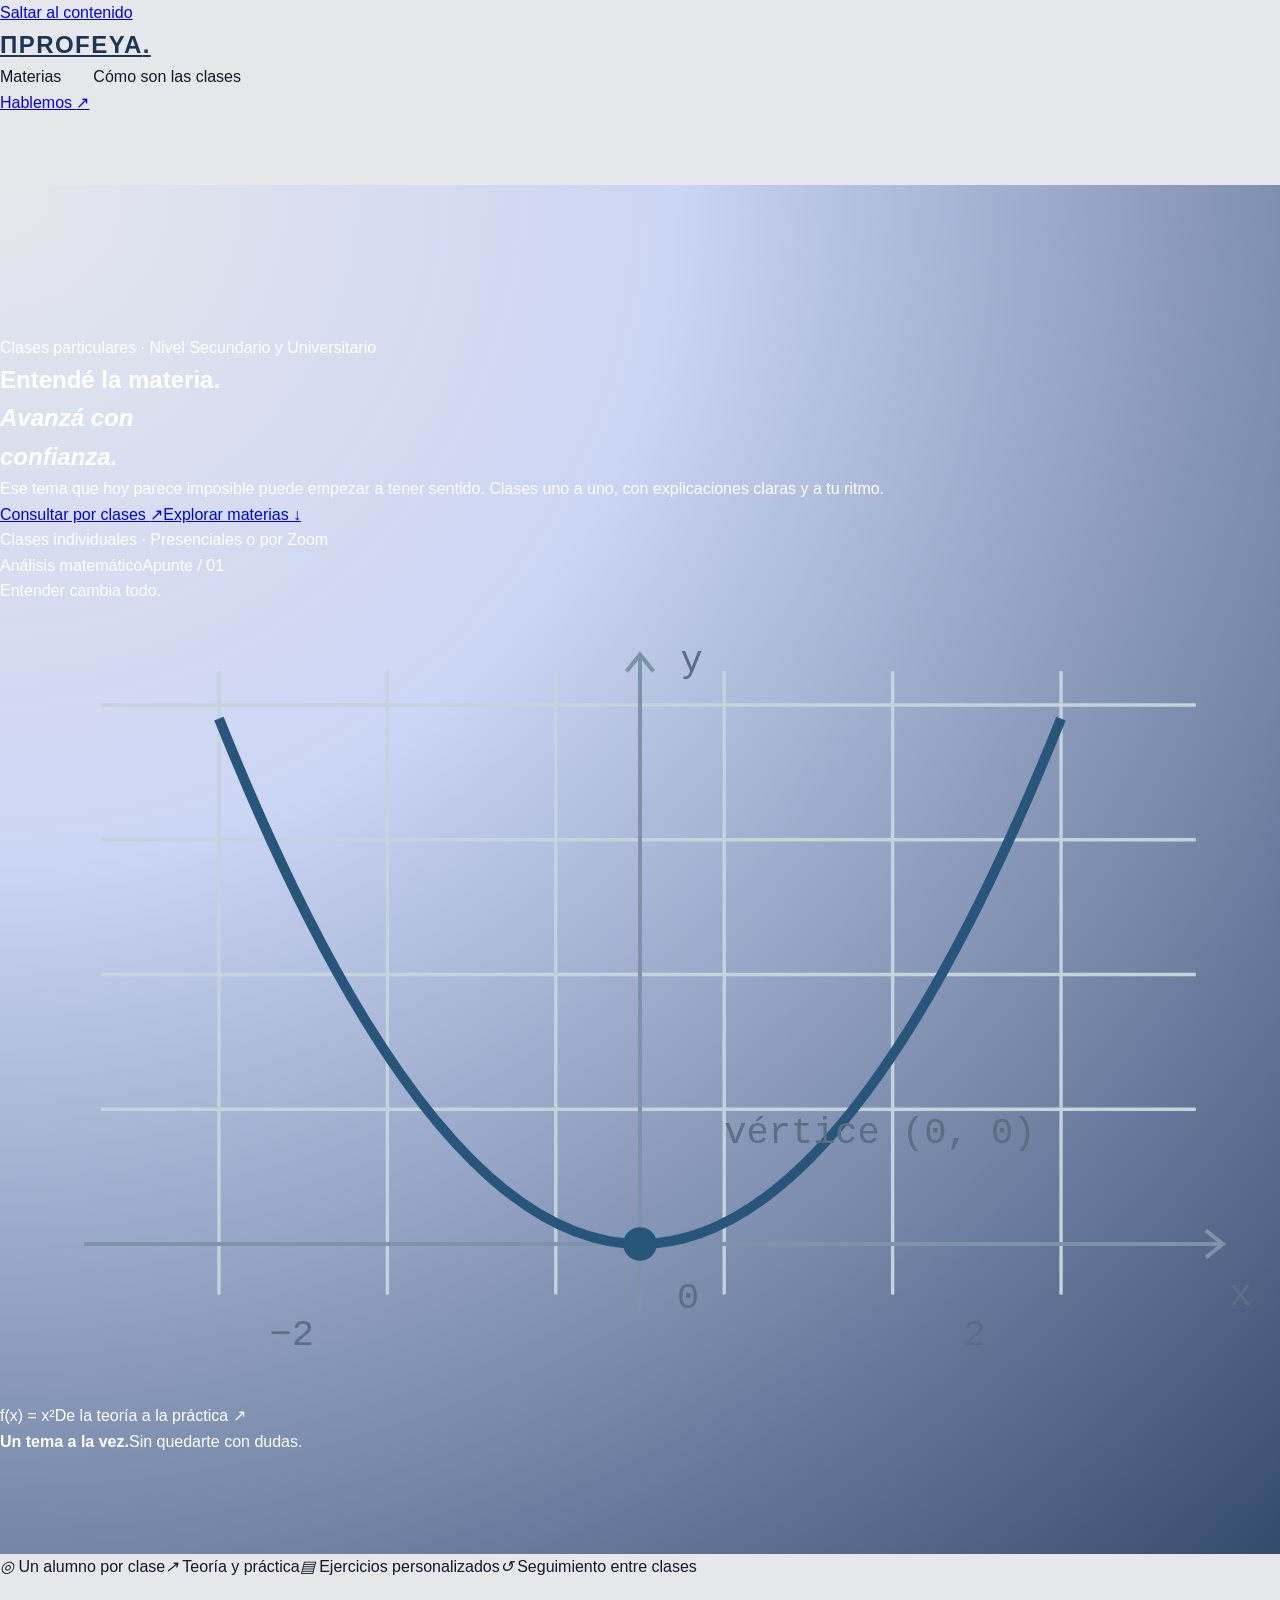
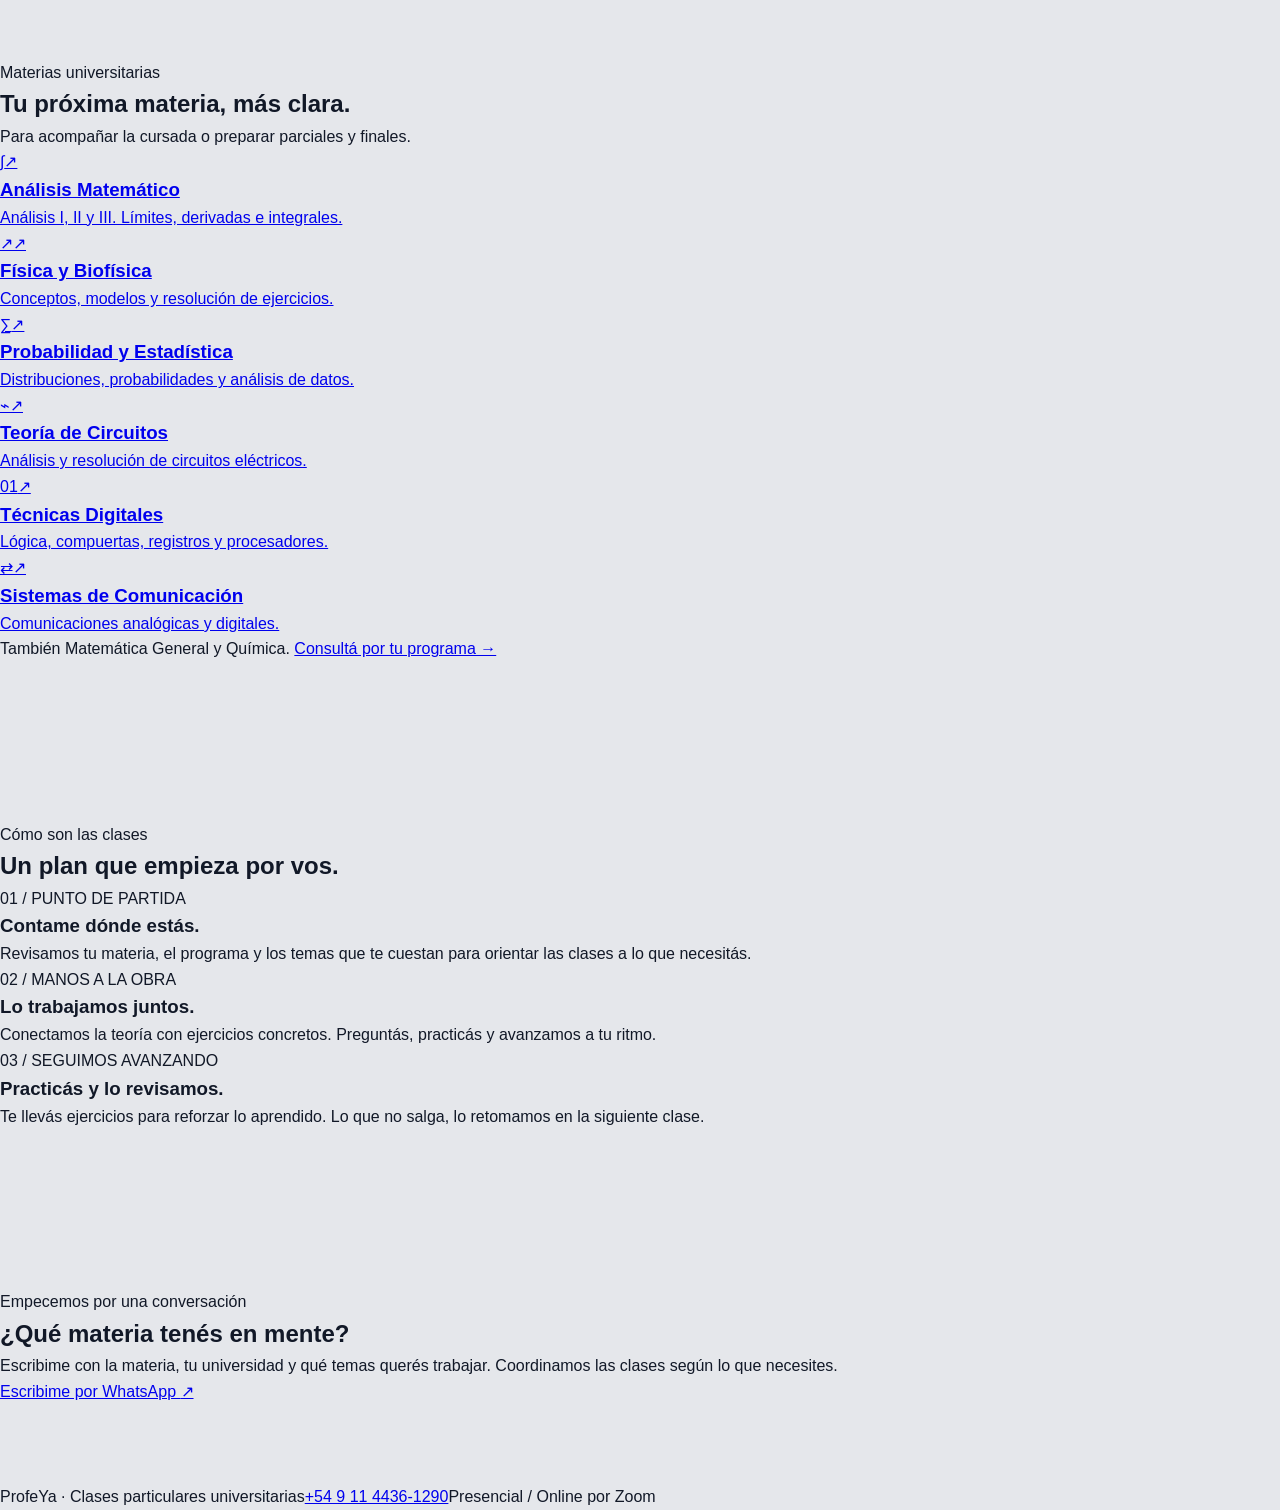
<file: index.html>
<!doctype html>
<html lang="es">
<head>
  <meta charset="utf-8">
  <meta name="viewport" content="width=device-width, initial-scale=1">
  <meta name="description" content="Clases particulares universitarias de ProfeYa. Análisis matemático, física, estadística y materias de ingeniería. Clases individuales presenciales o por Zoom.">
  <title>ProfeYa · Académico</title>
  <link rel="icon" href="favicon.svg" type="image/svg+xml">
  <link rel="stylesheet" href="styles.css">
  <script src="script.js" defer></script>
</head>
<body class="academico">
  <a href="#contenido" class="skip">Saltar al contenido</a>
  <header class="wrap">
    <nav class="navigation" aria-label="Navegación principal">
      <a class="logo" href="#contenido" aria-label="ProfeYa, inicio"><span class="logo-mark" aria-hidden="true">π</span>ProfeYa<span style="color:var(--accent)">.</span></a>
      <div class="nav-links"><a href="#materias">Materias</a><a href="#metodo">Cómo son las clases</a></div>
      <a class="nav-contact" href="#contacto">Hablemos <span aria-hidden="true">↗</span></a>
    </nav>
  </header>
  <main id="contenido" class="wrap">
    <section class="hero" aria-labelledby="titulo">
      <div>
        <div class="eyebrow">Clases particulares · Nivel Secundario y Universitario</div>
        <h1 id="titulo">Entendé la materia.<br><em>Avanzá con<br>confianza.</em></h1>
        <p class="intro">Ese tema que hoy parece imposible puede empezar a tener sentido. Clases uno a uno, con explicaciones claras y a tu ritmo.</p>
        <div class="actions"><a class="button" href="https://wa.me/5491144361290?text=Hola%2C%20quisiera%20consultar%20por%20clases%20particulares%20universitarias." target="_blank" rel="noopener">Consultar por clases <span aria-hidden="true">↗</span></a><a class="text-link" href="#materias">Explorar materias ↓</a></div>
        <p class="note">Clases individuales · Presenciales o por Zoom</p>
      </div>
      <div class="visual"><div class="graph-card"><div class="card-top"><span>Análisis matemático</span><span>Apunte / 01</span></div><div class="formula">Entender cambia todo.</div><svg class="graph" viewBox="0 0 380 235" role="img" aria-label="Gráfico de la parábola f de x igual a x al cuadrado, con su vértice en el origen">
<g stroke="#c5d3db" stroke-width="1"><path d="M30 30H355M30 70H355M30 110H355M30 150H355M30 190H355M65 20V205M115 20V205M165 20V205M215 20V205M265 20V205M315 20V205"/></g>
<g stroke="#7b94a7" stroke-width="1.2"><path d="M25 190H363M190 210V15"/><path d="m358 186 5 4-5 4M186 20l4-5 4 5" fill="none"/></g>
<path class="graph-curve" pathLength="1" d="M65 34 Q190 346 315 34" stroke="#28557a" stroke-width="3" fill="none"/>
<circle class="graph-point" cx="190" cy="190" r="5" fill="#28557a"/>
<g fill="#587082" font-family="monospace" font-size="11"><text x="365" y="208">x</text><text x="202" y="20">y</text><text x="201" y="209">0</text><text x="80" y="220">−2</text><text x="286" y="220">2</text><text x="215" y="160">vértice (0, 0)</text></g>
</svg><div class="card-bottom"><span>f(x) = x²</span><span>De la teoría a la práctica ↗</span></div></div><div class="floating-note"><b>Un tema a la vez.</b>Sin quedarte con dudas.</div></div>
    </section>
    <div class="strip" aria-label="Características de las clases">
      <span><i aria-hidden="true">◎</i> Un alumno por clase</span><span><i aria-hidden="true">↗</i> Teoría y práctica</span><span><i aria-hidden="true">▤</i> Ejercicios personalizados</span><span><i aria-hidden="true">↺</i> Seguimiento entre clases</span>
    </div>
    <section class="section" id="materias" aria-labelledby="titulo-materias">
      <div class="section-heading"><div><div class="eyebrow">Materias universitarias</div><h2 id="titulo-materias">Tu próxima materia, más clara.</h2></div><p>Para acompañar la cursada o preparar parciales y finales.</p></div>
      <div class="subjects">
        <a class="subject" href="https://wa.me/5491144361290?text=Hola%2C%20quisiera%20consultar%20por%20clases%20de%20An%C3%A1lisis%20Matem%C3%A1tico." target="_blank" rel="noopener"><div class="subject-top" aria-hidden="true"><span>∫</span><span>↗</span></div><h3>Análisis Matemático</h3><p>Análisis I, II y III. Límites, derivadas e integrales.</p></a>
        <a class="subject" href="https://wa.me/5491144361290?text=Hola%2C%20quisiera%20consultar%20por%20clases%20de%20F%C3%ADsica%20y%20Biof%C3%ADsica." target="_blank" rel="noopener"><div class="subject-top" aria-hidden="true"><span>↗</span><span>↗</span></div><h3>Física y Biofísica</h3><p>Conceptos, modelos y resolución de ejercicios.</p></a>
        <a class="subject" href="https://wa.me/5491144361290?text=Hola%2C%20quisiera%20consultar%20por%20clases%20de%20Probabilidad%20y%20Estad%C3%ADstica." target="_blank" rel="noopener"><div class="subject-top" aria-hidden="true"><span>∑</span><span>↗</span></div><h3>Probabilidad y Estadística</h3><p>Distribuciones, probabilidades y análisis de datos.</p></a>
        <a class="subject" href="https://wa.me/5491144361290?text=Hola%2C%20quisiera%20consultar%20por%20clases%20de%20Teor%C3%ADa%20de%20Circuitos." target="_blank" rel="noopener"><div class="subject-top" aria-hidden="true"><span>⌁</span><span>↗</span></div><h3>Teoría de Circuitos</h3><p>Análisis y resolución de circuitos eléctricos.</p></a>
        <a class="subject" href="https://wa.me/5491144361290?text=Hola%2C%20quisiera%20consultar%20por%20clases%20de%20T%C3%A9cnicas%20Digitales." target="_blank" rel="noopener"><div class="subject-top" aria-hidden="true"><span>01</span><span>↗</span></div><h3>Técnicas Digitales</h3><p>Lógica, compuertas, registros y procesadores.</p></a>
        <a class="subject" href="https://wa.me/5491144361290?text=Hola%2C%20quisiera%20consultar%20por%20clases%20de%20Sistemas%20de%20Comunicaci%C3%B3n." target="_blank" rel="noopener"><div class="subject-top" aria-hidden="true"><span>⇄</span><span>↗</span></div><h3>Sistemas de Comunicación</h3><p>Comunicaciones analógicas y digitales.</p></a>
      </div>
      <p class="other-subjects">También Matemática General y Química. <a class="text-link" href="#contacto">Consultá por tu programa →</a></p>
    </section>
    <section class="section method" id="metodo" aria-labelledby="titulo-metodo">
      <div class="section-heading"><div><div class="eyebrow">Cómo son las clases</div><h2 id="titulo-metodo">Un plan que empieza por vos.</h2></div></div>
      <div class="steps">
        <article><div class="step-number">01 / PUNTO DE PARTIDA</div><h3>Contame dónde estás.</h3><p>Revisamos tu materia, el programa y los temas que te cuestan para orientar las clases a lo que necesitás.</p></article>
        <article><div class="step-number">02 / MANOS A LA OBRA</div><h3>Lo trabajamos juntos.</h3><p>Conectamos la teoría con ejercicios concretos. Preguntás, practicás y avanzamos a tu ritmo.</p></article>
        <article><div class="step-number">03 / SEGUIMOS AVANZANDO</div><h3>Practicás y lo revisamos.</h3><p>Te llevás ejercicios para reforzar lo aprendido. Lo que no salga, lo retomamos en la siguiente clase.</p></article>
      </div>
    </section>
    <section class="contact" id="contacto" aria-labelledby="titulo-contacto">
      <div><div class="eyebrow">Empecemos por una conversación</div><h2 id="titulo-contacto">¿Qué materia tenés en mente?</h2><p>Escribime con la materia, tu universidad y qué temas querés trabajar. Coordinamos las clases según lo que necesites.</p></div>
      <a class="button" href="https://wa.me/5491144361290?text=Hola%2C%20me%20gustar%C3%ADa%20consultar%20por%20clases.%20Mi%20materia%20es%3A%20" target="_blank" rel="noopener">Escribime por WhatsApp <span aria-hidden="true">↗</span></a>
    </section>
  </main>
  <footer class="wrap"><span>ProfeYa · Clases particulares universitarias</span><a href="tel:+5491144361290">+54 9 11 4436-1290</a><span>Presencial / Online por Zoom</span></footer>
</body>
</html>
</file>
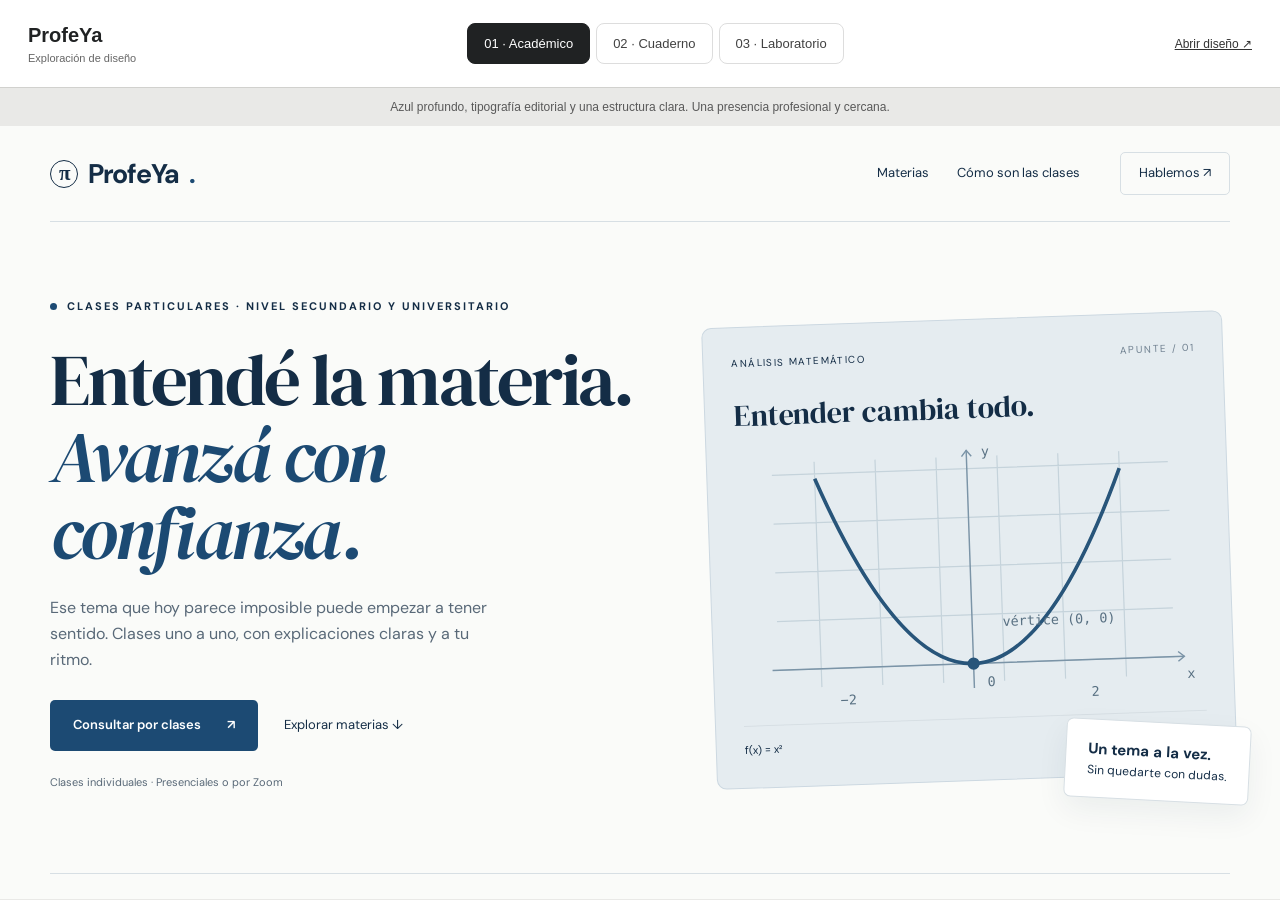
<file: disenos.html>
<!doctype html>
<html lang="es">
<head>
  <meta charset="utf-8">
  <meta name="viewport" content="width=device-width, initial-scale=1">
  <title>ProfeYa · Tres propuestas de diseño</title>
  <link rel="icon" href="favicon.svg" type="image/svg+xml">
  <style>
    *{box-sizing:border-box}body{margin:0;font-family:Arial,sans-serif;background:#e9e9e7;color:#202223}.bar{min-height:88px;padding:18px 28px;display:flex;gap:24px;align-items:center;border-bottom:1px solid #d1d1ce;background:#fff}.brand{font-weight:800;font-size:20px;white-space:nowrap}.brand small{display:block;font-size:11px;font-weight:400;margin-top:5px;color:#666}.options{display:flex;gap:6px;flex:1;justify-content:center}button{border:1px solid #ddd;background:#fff;border-radius:8px;padding:12px 16px;cursor:pointer;font:inherit;font-size:13px;color:#414141}button[aria-pressed=true]{background:#202223;color:#fff;border-color:#202223}button:focus-visible,a:focus-visible{outline:3px solid #468bff;outline-offset:3px}.open{font-size:12px;color:#333;white-space:nowrap}.description{padding:10px 24px;text-align:center;font-size:12px;color:#595959;line-height:1.5;margin:0}iframe{display:block;width:100%;height:calc(100dvh - 127px);border:0;background:#fff}@media(max-width:700px){.bar{padding:12px;gap:12px;flex-wrap:wrap}.brand{font-size:17px}.brand small{display:none}.open{margin-left:auto}.options{order:3;flex-basis:100%;justify-content:stretch}.options button{flex:1;padding:10px 4px;font-size:12px}.description{padding:8px 12px;min-height:52px}iframe{height:calc(100dvh - 160px)}}
  </style>
</head>
<body>
  <header class="bar">
    <div class="brand">ProfeYa <small>Exploración de diseño</small></div>
    <nav class="options" aria-label="Elegir propuesta">
      <button type="button" data-design="academico" aria-pressed="true" aria-controls="preview">01 · Académico</button>
      <button type="button" data-design="cuaderno" aria-pressed="false" aria-controls="preview">02 · Cuaderno</button>
      <button type="button" data-design="laboratorio" aria-pressed="false" aria-controls="preview">03 · Laboratorio</button>
    </nav>
    <a class="open" id="open" href="disenos/academico.html" target="_blank" rel="noopener">Abrir diseño ↗</a>
  </header>
  <p class="description" id="description" aria-live="polite">Azul profundo, tipografía editorial y una estructura clara. Una presencia profesional y cercana.</p>
  <iframe id="preview" src="disenos/academico.html" title="Vista previa del diseño Académico"></iframe>
  <script>
    const descriptions = {
      academico: 'Azul profundo, tipografía editorial y una estructura clara. Una presencia profesional y cercana.',
      cuaderno: 'Papel crema, verde bosque y apuntes a mano. El foco está en aprender acompañado, a tu ritmo.',
      laboratorio: 'Fondo oscuro, acentos lima y gráficos técnicos. Una identidad orientada a ciencias e ingeniería.'
    };
    const buttons = document.querySelectorAll('[data-design]');
    function choose(name) {
      if (!Object.hasOwn(descriptions, name)) name = 'academico';
      buttons.forEach(button => button.setAttribute('aria-pressed', String(button.dataset.design === name)));
      document.getElementById('description').textContent = descriptions[name];
      document.getElementById('preview').src = 'disenos/' + name + '.html';
      document.getElementById('preview').title = 'Vista previa del diseño ' + name;
      document.getElementById('open').href = 'disenos/' + name + '.html';
    }
    buttons.forEach(button => button.addEventListener('click', () => { location.hash = button.dataset.design; }));
    window.addEventListener('hashchange', () => choose(location.hash.slice(1)));
    if (location.hash) choose(location.hash.slice(1));
  </script>
</body>
</html>
</file>
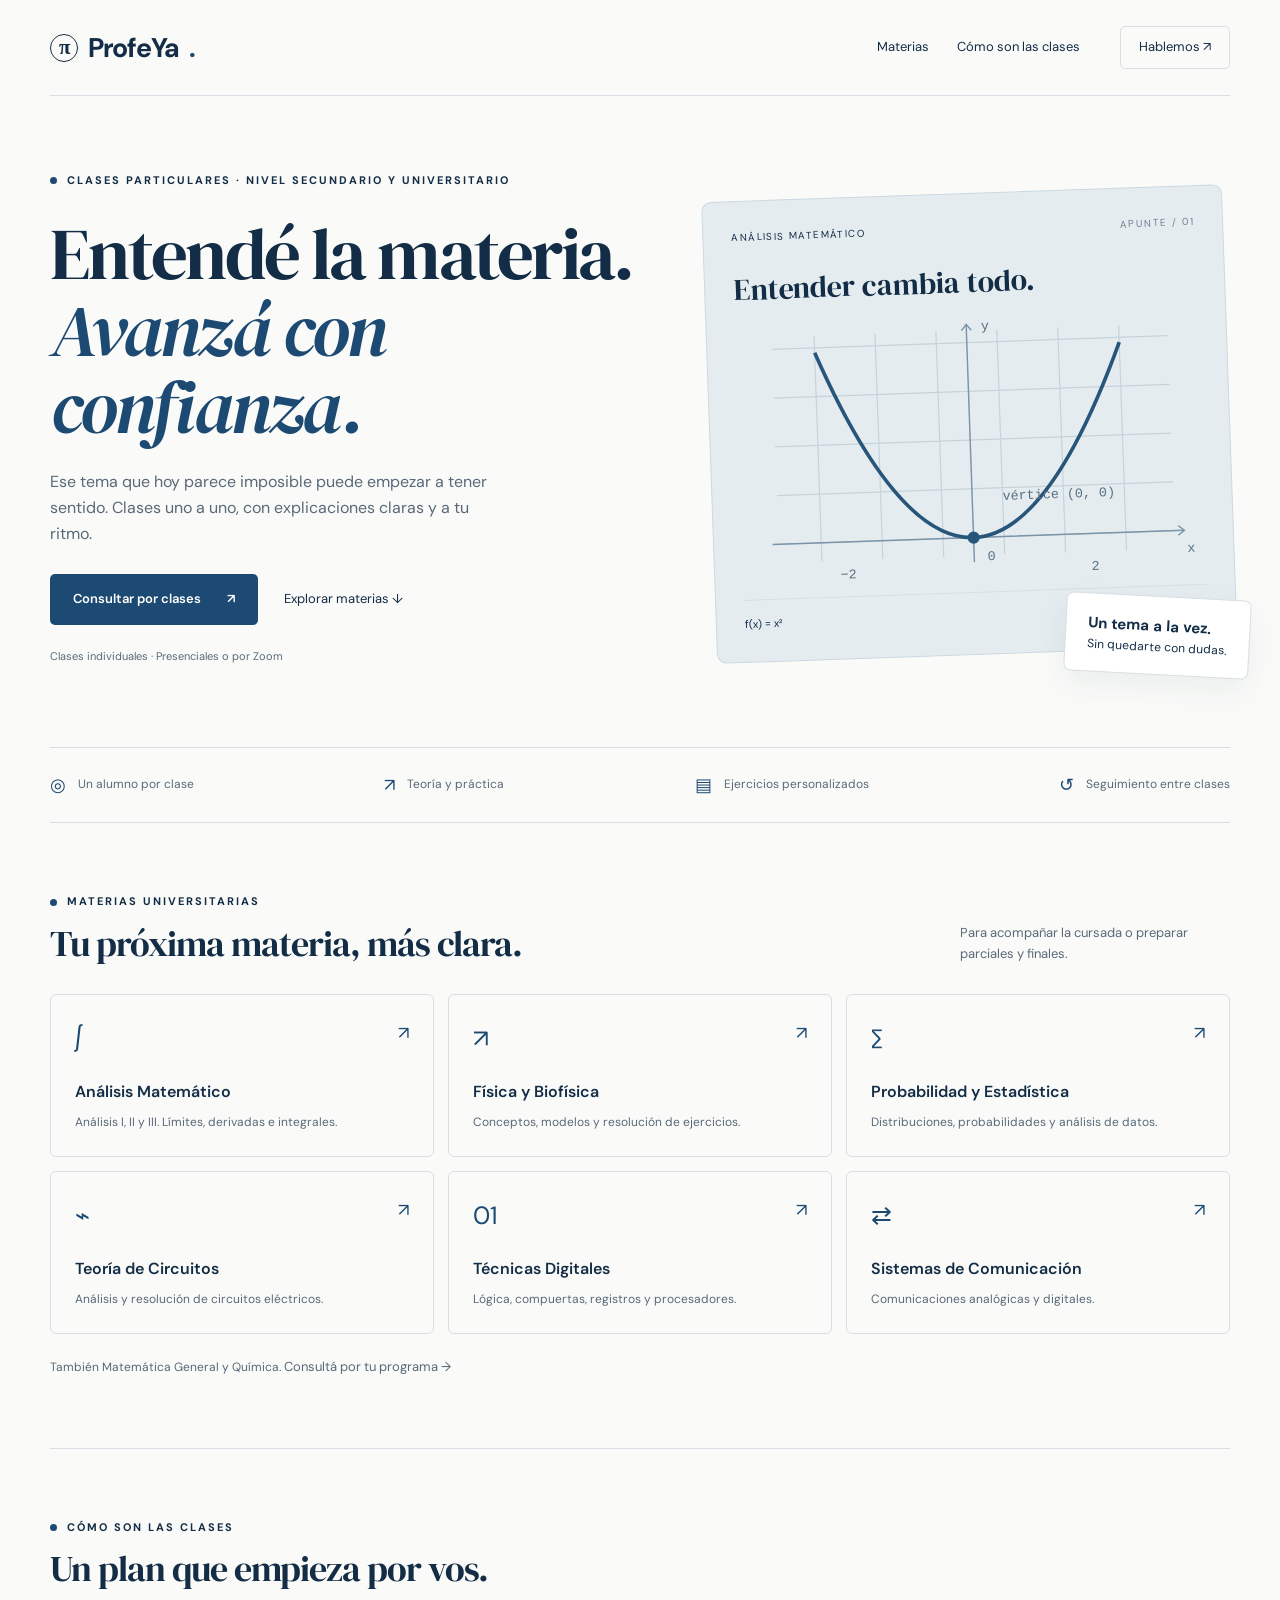
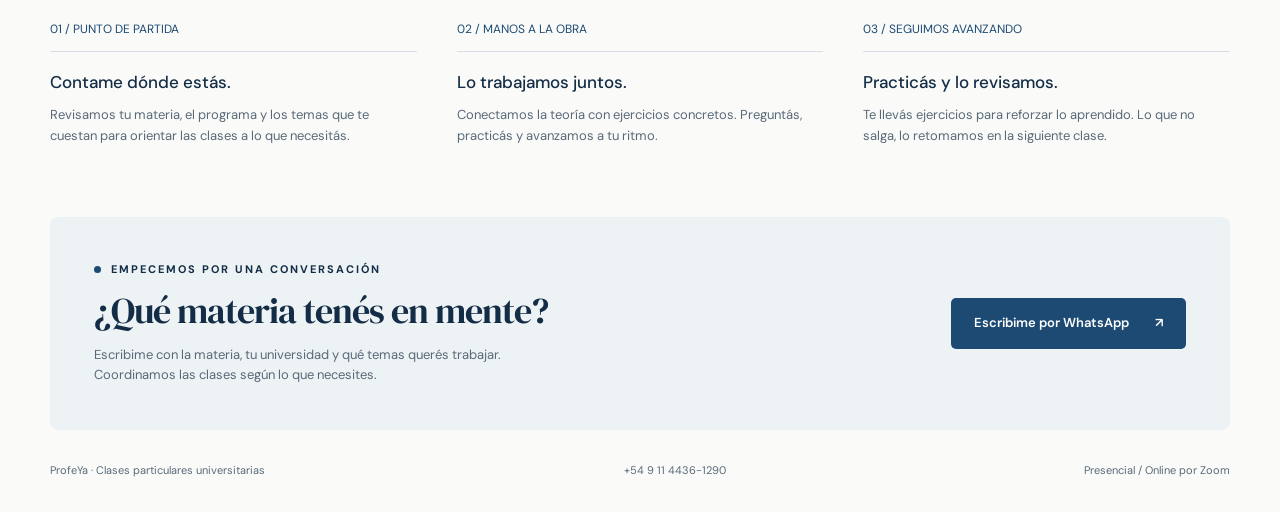
<file: disenos/academico.html>
<!doctype html>
<html lang="es">
<head>
  <meta charset="utf-8">
  <meta name="viewport" content="width=device-width, initial-scale=1">
  <meta name="description" content="Clases particulares universitarias de ProfeYa. Análisis matemático, física, estadística y materias de ingeniería. Clases individuales presenciales o por Zoom.">
  <title>ProfeYa · Académico</title>
  <link rel="icon" href="../favicon.svg" type="image/svg+xml">
  <link rel="stylesheet" href="propuestas.css">
</head>
<body class="academico">
  <a href="#contenido" class="skip">Saltar al contenido</a>
  <header class="wrap">
    <nav class="navigation" aria-label="Navegación principal">
      <a class="logo" href="#contenido" aria-label="ProfeYa, inicio"><span class="logo-mark" aria-hidden="true">π</span>ProfeYa<span style="color:var(--accent)">.</span></a>
      <div class="nav-links"><a href="#materias">Materias</a><a href="#metodo">Cómo son las clases</a></div>
      <a class="nav-contact" href="#contacto">Hablemos <span aria-hidden="true">↗</span></a>
    </nav>
  </header>
  <main id="contenido" class="wrap">
    <section class="hero" aria-labelledby="titulo">
      <div>
        <div class="eyebrow">Clases particulares · Nivel Secundario y Universitario</div>
        <h1 id="titulo">Entendé la materia.<br><em>Avanzá con<br>confianza.</em></h1>
        <p class="intro">Ese tema que hoy parece imposible puede empezar a tener sentido. Clases uno a uno, con explicaciones claras y a tu ritmo.</p>
        <div class="actions"><a class="button" href="https://wa.me/5491144361290?text=Hola%2C%20quisiera%20consultar%20por%20clases%20particulares%20universitarias." target="_blank" rel="noopener">Consultar por clases <span aria-hidden="true">↗</span></a><a class="text-link" href="#materias">Explorar materias ↓</a></div>
        <p class="note">Clases individuales · Presenciales o por Zoom</p>
      </div>
      <div class="visual"><div class="graph-card"><div class="card-top"><span>Análisis matemático</span><span>Apunte / 01</span></div><div class="formula">Entender cambia todo.</div><svg class="graph" viewBox="0 0 380 235" role="img" aria-label="Gráfico de la parábola f de x igual a x al cuadrado, con su vértice en el origen">
<g stroke="#c5d3db" stroke-width="1"><path d="M30 30H355M30 70H355M30 110H355M30 150H355M30 190H355M65 20V205M115 20V205M165 20V205M215 20V205M265 20V205M315 20V205"/></g>
<g stroke="#7b94a7" stroke-width="1.2"><path d="M25 190H363M190 210V15"/><path d="m358 186 5 4-5 4M186 20l4-5 4 5" fill="none"/></g>
<path d="M65 34 Q190 346 315 34" stroke="#28557a" stroke-width="3" fill="none"/>
<circle cx="190" cy="190" r="5" fill="#28557a"/>
<g fill="#587082" font-family="monospace" font-size="11"><text x="365" y="208">x</text><text x="202" y="20">y</text><text x="201" y="209">0</text><text x="80" y="220">−2</text><text x="286" y="220">2</text><text x="215" y="160">vértice (0, 0)</text></g>
</svg><div class="card-bottom"><span>f(x) = x²</span><span>De la teoría a la práctica ↗</span></div></div><div class="floating-note"><b>Un tema a la vez.</b>Sin quedarte con dudas.</div></div>
    </section>
    <div class="strip" aria-label="Características de las clases">
      <span><i aria-hidden="true">◎</i> Un alumno por clase</span><span><i aria-hidden="true">↗</i> Teoría y práctica</span><span><i aria-hidden="true">▤</i> Ejercicios personalizados</span><span><i aria-hidden="true">↺</i> Seguimiento entre clases</span>
    </div>
    <section class="section" id="materias" aria-labelledby="titulo-materias">
      <div class="section-heading"><div><div class="eyebrow">Materias universitarias</div><h2 id="titulo-materias">Tu próxima materia, más clara.</h2></div><p>Para acompañar la cursada o preparar parciales y finales.</p></div>
      <div class="subjects">
        <a class="subject" href="https://wa.me/5491144361290?text=Hola%2C%20quisiera%20consultar%20por%20clases%20de%20An%C3%A1lisis%20Matem%C3%A1tico." target="_blank" rel="noopener"><div class="subject-top" aria-hidden="true"><span>∫</span><span>↗</span></div><h3>Análisis Matemático</h3><p>Análisis I, II y III. Límites, derivadas e integrales.</p></a>
        <a class="subject" href="https://wa.me/5491144361290?text=Hola%2C%20quisiera%20consultar%20por%20clases%20de%20F%C3%ADsica%20y%20Biof%C3%ADsica." target="_blank" rel="noopener"><div class="subject-top" aria-hidden="true"><span>↗</span><span>↗</span></div><h3>Física y Biofísica</h3><p>Conceptos, modelos y resolución de ejercicios.</p></a>
        <a class="subject" href="https://wa.me/5491144361290?text=Hola%2C%20quisiera%20consultar%20por%20clases%20de%20Probabilidad%20y%20Estad%C3%ADstica." target="_blank" rel="noopener"><div class="subject-top" aria-hidden="true"><span>∑</span><span>↗</span></div><h3>Probabilidad y Estadística</h3><p>Distribuciones, probabilidades y análisis de datos.</p></a>
        <a class="subject" href="https://wa.me/5491144361290?text=Hola%2C%20quisiera%20consultar%20por%20clases%20de%20Teor%C3%ADa%20de%20Circuitos." target="_blank" rel="noopener"><div class="subject-top" aria-hidden="true"><span>⌁</span><span>↗</span></div><h3>Teoría de Circuitos</h3><p>Análisis y resolución de circuitos eléctricos.</p></a>
        <a class="subject" href="https://wa.me/5491144361290?text=Hola%2C%20quisiera%20consultar%20por%20clases%20de%20T%C3%A9cnicas%20Digitales." target="_blank" rel="noopener"><div class="subject-top" aria-hidden="true"><span>01</span><span>↗</span></div><h3>Técnicas Digitales</h3><p>Lógica, compuertas, registros y procesadores.</p></a>
        <a class="subject" href="https://wa.me/5491144361290?text=Hola%2C%20quisiera%20consultar%20por%20clases%20de%20Sistemas%20de%20Comunicaci%C3%B3n." target="_blank" rel="noopener"><div class="subject-top" aria-hidden="true"><span>⇄</span><span>↗</span></div><h3>Sistemas de Comunicación</h3><p>Comunicaciones analógicas y digitales.</p></a>
      </div>
      <p class="other-subjects">También Matemática General y Química. <a class="text-link" href="#contacto">Consultá por tu programa →</a></p>
    </section>
    <section class="section method" id="metodo" aria-labelledby="titulo-metodo">
      <div class="section-heading"><div><div class="eyebrow">Cómo son las clases</div><h2 id="titulo-metodo">Un plan que empieza por vos.</h2></div></div>
      <div class="steps">
        <article><div class="step-number">01 / PUNTO DE PARTIDA</div><h3>Contame dónde estás.</h3><p>Revisamos tu materia, el programa y los temas que te cuestan para orientar las clases a lo que necesitás.</p></article>
        <article><div class="step-number">02 / MANOS A LA OBRA</div><h3>Lo trabajamos juntos.</h3><p>Conectamos la teoría con ejercicios concretos. Preguntás, practicás y avanzamos a tu ritmo.</p></article>
        <article><div class="step-number">03 / SEGUIMOS AVANZANDO</div><h3>Practicás y lo revisamos.</h3><p>Te llevás ejercicios para reforzar lo aprendido. Lo que no salga, lo retomamos en la siguiente clase.</p></article>
      </div>
    </section>
    <section class="contact" id="contacto" aria-labelledby="titulo-contacto">
      <div><div class="eyebrow">Empecemos por una conversación</div><h2 id="titulo-contacto">¿Qué materia tenés en mente?</h2><p>Escribime con la materia, tu universidad y qué temas querés trabajar. Coordinamos las clases según lo que necesites.</p></div>
      <a class="button" href="https://wa.me/5491144361290?text=Hola%2C%20me%20gustar%C3%ADa%20consultar%20por%20clases.%20Mi%20materia%20es%3A%20" target="_blank" rel="noopener">Escribime por WhatsApp <span aria-hidden="true">↗</span></a>
    </section>
  </main>
  <footer class="wrap"><span>ProfeYa · Clases particulares universitarias</span><a href="tel:+5491144361290">+54 9 11 4436-1290</a><span>Presencial / Online por Zoom</span></footer>
</body>
</html>
</file>
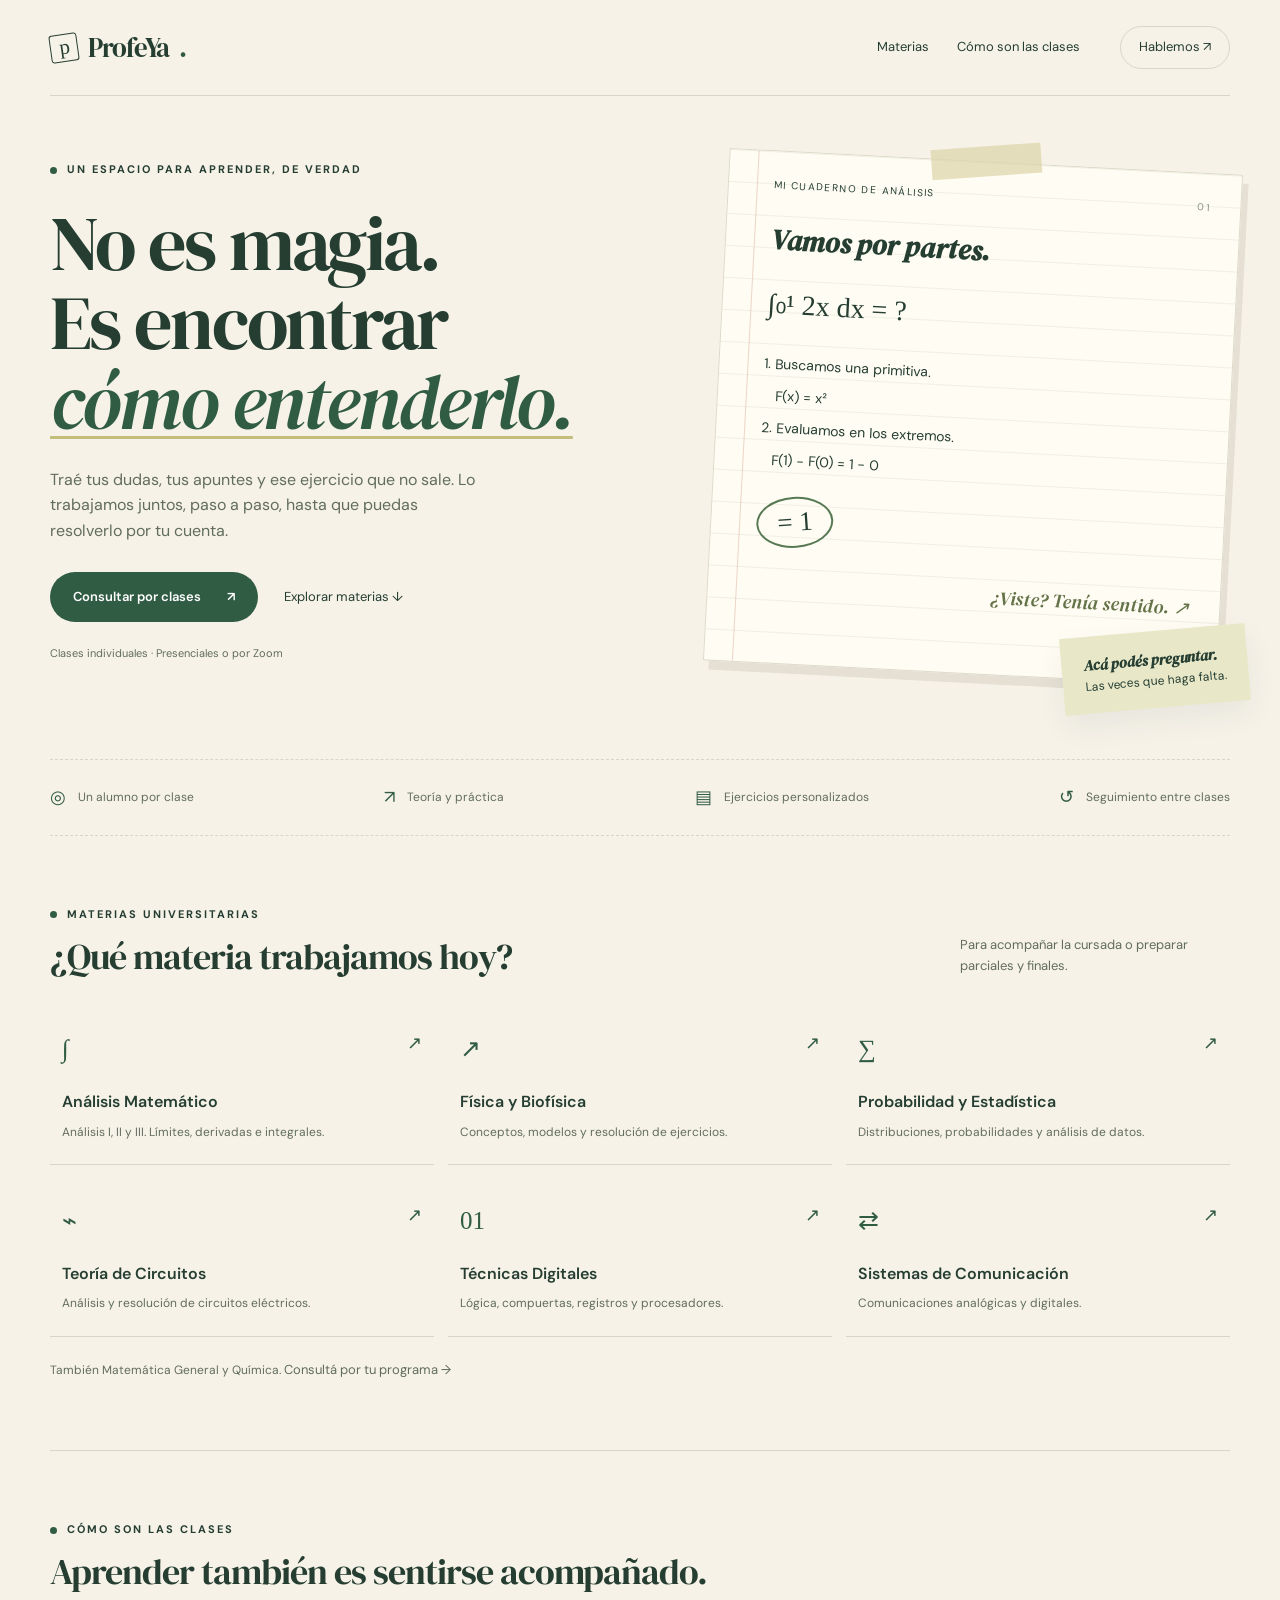
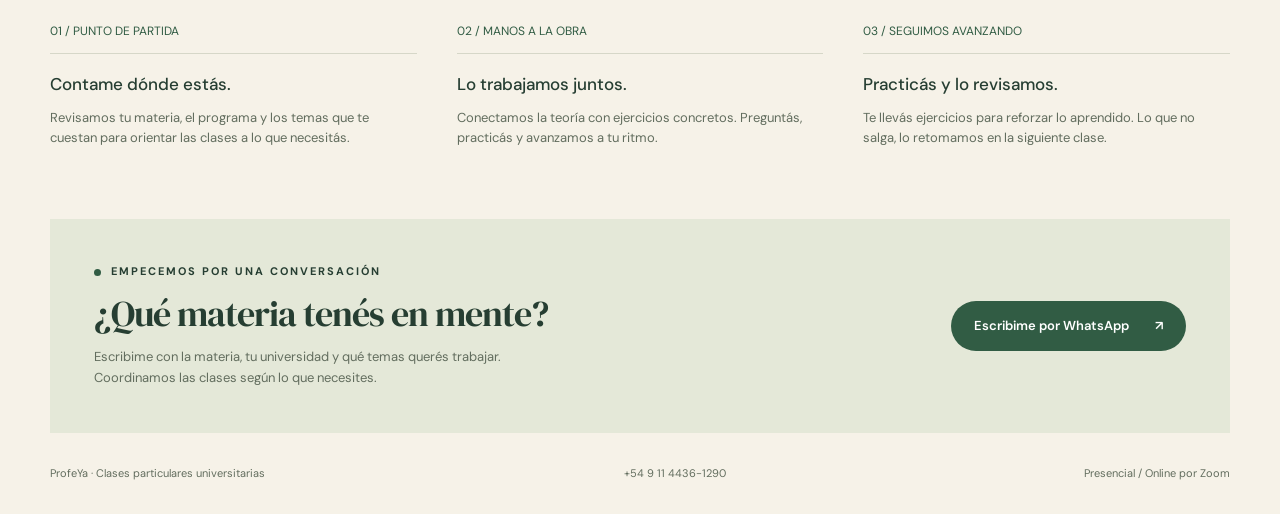
<file: disenos/cuaderno.html>
<!doctype html>
<html lang="es">
<head>
  <meta charset="utf-8">
  <meta name="viewport" content="width=device-width, initial-scale=1">
  <meta name="description" content="Clases particulares universitarias de ProfeYa. Análisis matemático, física, estadística y materias de ingeniería. Clases individuales presenciales o por Zoom.">
  <title>ProfeYa · Cuaderno</title>
  <link rel="icon" href="../favicon.svg" type="image/svg+xml">
  <link rel="stylesheet" href="propuestas.css">
</head>
<body class="cuaderno">
  <a href="#contenido" class="skip">Saltar al contenido</a>
  <header class="wrap">
    <nav class="navigation" aria-label="Navegación principal">
      <a class="logo" href="#contenido" aria-label="ProfeYa, inicio"><span class="logo-mark" aria-hidden="true">p</span>ProfeYa<span style="color:var(--accent)">.</span></a>
      <div class="nav-links"><a href="#materias">Materias</a><a href="#metodo">Cómo son las clases</a></div>
      <a class="nav-contact" href="#contacto">Hablemos <span aria-hidden="true">↗</span></a>
    </nav>
  </header>
  <main id="contenido" class="wrap">
    <section class="hero" aria-labelledby="titulo">
      <div>
        <div class="eyebrow">Un espacio para aprender, de verdad</div>
        <h1 id="titulo">No es magia.<br>Es encontrar<br><em>cómo entenderlo.</em></h1>
        <p class="intro">Traé tus dudas, tus apuntes y ese ejercicio que no sale. Lo trabajamos juntos, paso a paso, hasta que puedas resolverlo por tu cuenta.</p>
        <div class="actions"><a class="button" href="https://wa.me/5491144361290?text=Hola%2C%20quisiera%20consultar%20por%20clases%20particulares%20universitarias." target="_blank" rel="noopener">Consultar por clases <span aria-hidden="true">↗</span></a><a class="text-link" href="#materias">Explorar materias ↓</a></div>
        <p class="note">Clases individuales · Presenciales o por Zoom</p>
      </div>
      <div class="visual"><div class="notebook"><span class="tape" aria-hidden="true"></span><div class="card-top"><span>Mi cuaderno de análisis</span><span>01</span></div><h2 class="handwriting">Vamos por partes.</h2><p class="equation">∫₀¹ 2x dx = ?</p><p class="working">1. Buscamos una primitiva.<br>&nbsp;&nbsp;&nbsp;F(x) = x²<br>2. Evaluamos en los extremos.<br>&nbsp;&nbsp;&nbsp;F(1) − F(0) = 1 − 0</p><div class="solution">= 1</div><p class="scribble handwriting">¿Viste? Tenía sentido. ↗</p></div><div class="floating-note"><b class="handwriting">Acá podés preguntar.</b>Las veces que haga falta.</div></div>
    </section>
    <div class="strip" aria-label="Características de las clases">
      <span><i aria-hidden="true">◎</i> Un alumno por clase</span><span><i aria-hidden="true">↗</i> Teoría y práctica</span><span><i aria-hidden="true">▤</i> Ejercicios personalizados</span><span><i aria-hidden="true">↺</i> Seguimiento entre clases</span>
    </div>
    <section class="section" id="materias" aria-labelledby="titulo-materias">
      <div class="section-heading"><div><div class="eyebrow">Materias universitarias</div><h2 id="titulo-materias">¿Qué materia trabajamos hoy?</h2></div><p>Para acompañar la cursada o preparar parciales y finales.</p></div>
      <div class="subjects">
        <a class="subject" href="https://wa.me/5491144361290?text=Hola%2C%20quisiera%20consultar%20por%20clases%20de%20An%C3%A1lisis%20Matem%C3%A1tico." target="_blank" rel="noopener"><div class="subject-top" aria-hidden="true"><span>∫</span><span>↗</span></div><h3>Análisis Matemático</h3><p>Análisis I, II y III. Límites, derivadas e integrales.</p></a>
        <a class="subject" href="https://wa.me/5491144361290?text=Hola%2C%20quisiera%20consultar%20por%20clases%20de%20F%C3%ADsica%20y%20Biof%C3%ADsica." target="_blank" rel="noopener"><div class="subject-top" aria-hidden="true"><span>↗</span><span>↗</span></div><h3>Física y Biofísica</h3><p>Conceptos, modelos y resolución de ejercicios.</p></a>
        <a class="subject" href="https://wa.me/5491144361290?text=Hola%2C%20quisiera%20consultar%20por%20clases%20de%20Probabilidad%20y%20Estad%C3%ADstica." target="_blank" rel="noopener"><div class="subject-top" aria-hidden="true"><span>∑</span><span>↗</span></div><h3>Probabilidad y Estadística</h3><p>Distribuciones, probabilidades y análisis de datos.</p></a>
        <a class="subject" href="https://wa.me/5491144361290?text=Hola%2C%20quisiera%20consultar%20por%20clases%20de%20Teor%C3%ADa%20de%20Circuitos." target="_blank" rel="noopener"><div class="subject-top" aria-hidden="true"><span>⌁</span><span>↗</span></div><h3>Teoría de Circuitos</h3><p>Análisis y resolución de circuitos eléctricos.</p></a>
        <a class="subject" href="https://wa.me/5491144361290?text=Hola%2C%20quisiera%20consultar%20por%20clases%20de%20T%C3%A9cnicas%20Digitales." target="_blank" rel="noopener"><div class="subject-top" aria-hidden="true"><span>01</span><span>↗</span></div><h3>Técnicas Digitales</h3><p>Lógica, compuertas, registros y procesadores.</p></a>
        <a class="subject" href="https://wa.me/5491144361290?text=Hola%2C%20quisiera%20consultar%20por%20clases%20de%20Sistemas%20de%20Comunicaci%C3%B3n." target="_blank" rel="noopener"><div class="subject-top" aria-hidden="true"><span>⇄</span><span>↗</span></div><h3>Sistemas de Comunicación</h3><p>Comunicaciones analógicas y digitales.</p></a>
      </div>
      <p class="other-subjects">También Matemática General y Química. <a class="text-link" href="#contacto">Consultá por tu programa →</a></p>
    </section>
    <section class="section method" id="metodo" aria-labelledby="titulo-metodo">
      <div class="section-heading"><div><div class="eyebrow">Cómo son las clases</div><h2 id="titulo-metodo">Aprender también es sentirse acompañado.</h2></div></div>
      <div class="steps">
        <article><div class="step-number">01 / PUNTO DE PARTIDA</div><h3>Contame dónde estás.</h3><p>Revisamos tu materia, el programa y los temas que te cuestan para orientar las clases a lo que necesitás.</p></article>
        <article><div class="step-number">02 / MANOS A LA OBRA</div><h3>Lo trabajamos juntos.</h3><p>Conectamos la teoría con ejercicios concretos. Preguntás, practicás y avanzamos a tu ritmo.</p></article>
        <article><div class="step-number">03 / SEGUIMOS AVANZANDO</div><h3>Practicás y lo revisamos.</h3><p>Te llevás ejercicios para reforzar lo aprendido. Lo que no salga, lo retomamos en la siguiente clase.</p></article>
      </div>
    </section>
    <section class="contact" id="contacto" aria-labelledby="titulo-contacto">
      <div><div class="eyebrow">Empecemos por una conversación</div><h2 id="titulo-contacto">¿Qué materia tenés en mente?</h2><p>Escribime con la materia, tu universidad y qué temas querés trabajar. Coordinamos las clases según lo que necesites.</p></div>
      <a class="button" href="https://wa.me/5491144361290?text=Hola%2C%20me%20gustar%C3%ADa%20consultar%20por%20clases.%20Mi%20materia%20es%3A%20" target="_blank" rel="noopener">Escribime por WhatsApp <span aria-hidden="true">↗</span></a>
    </section>
  </main>
  <footer class="wrap"><span>ProfeYa · Clases particulares universitarias</span><a href="tel:+5491144361290">+54 9 11 4436-1290</a><span>Presencial / Online por Zoom</span></footer>
</body>
</html>
</file>
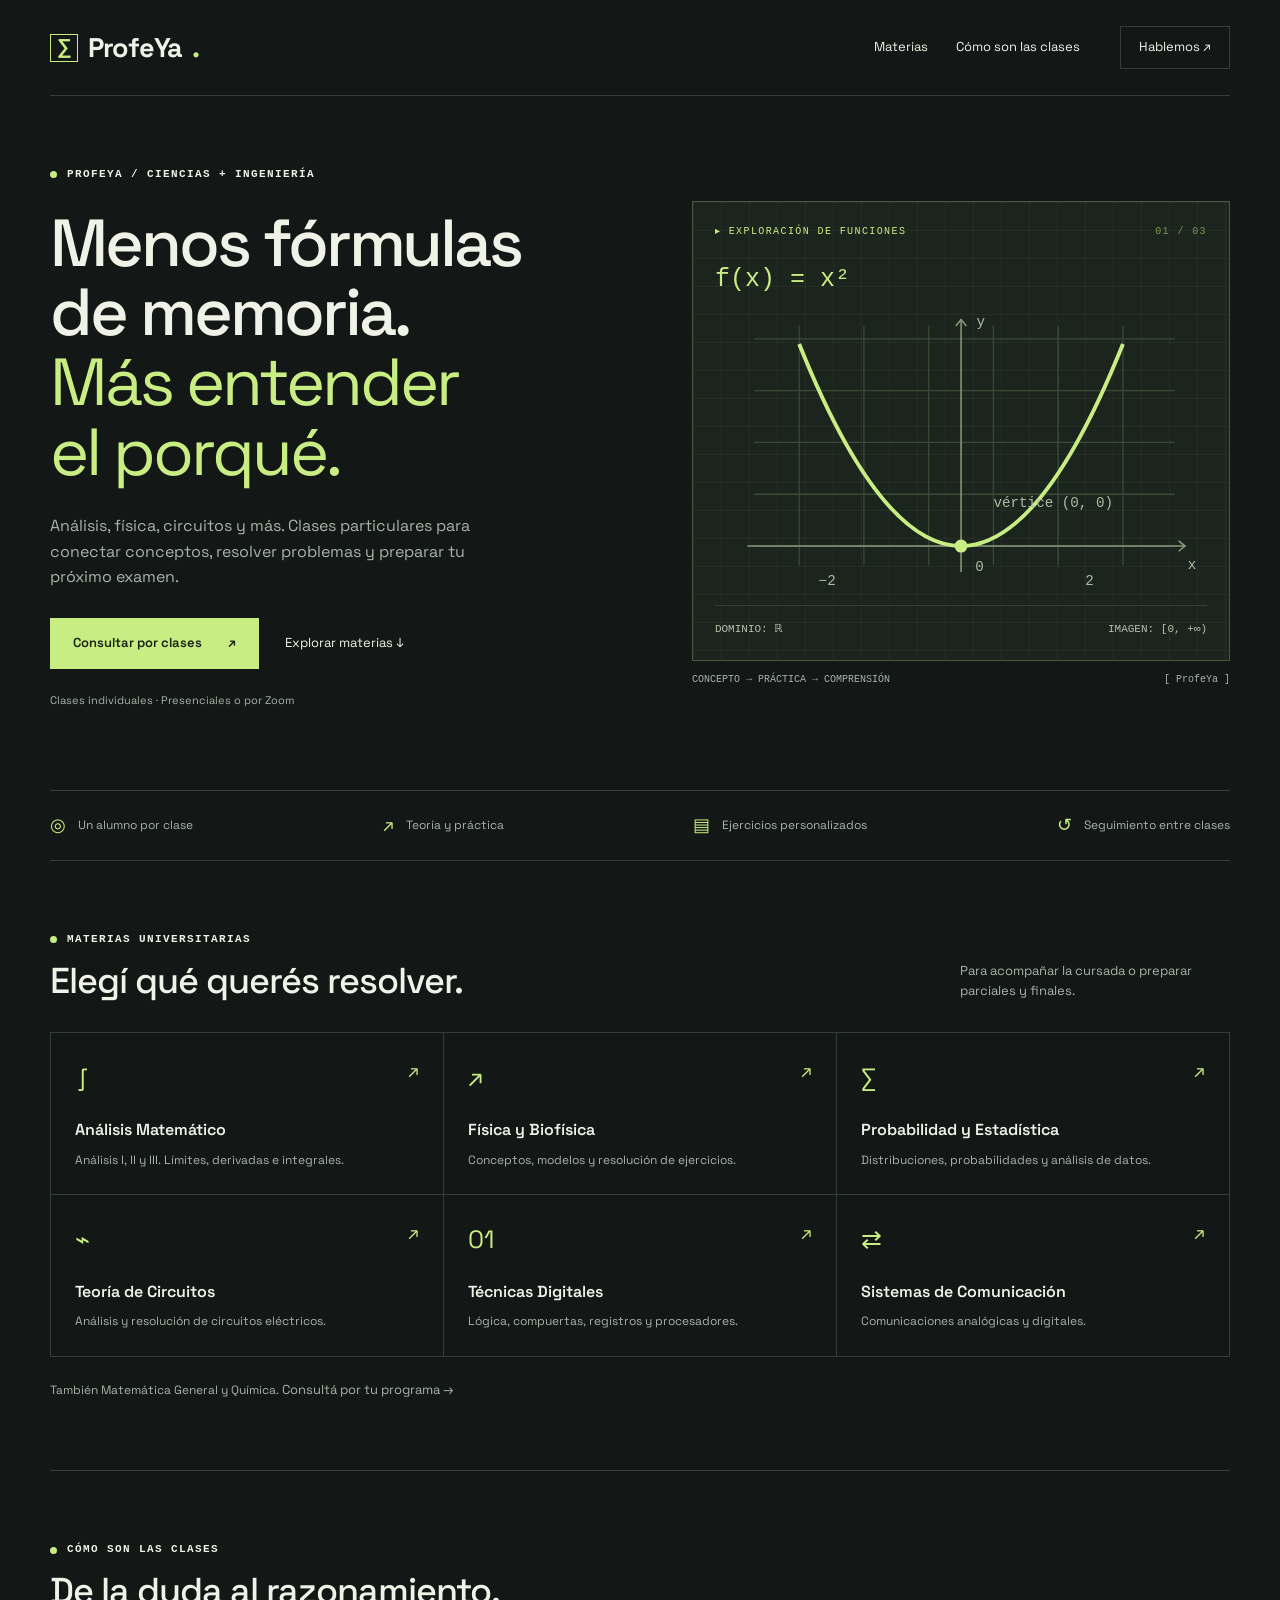
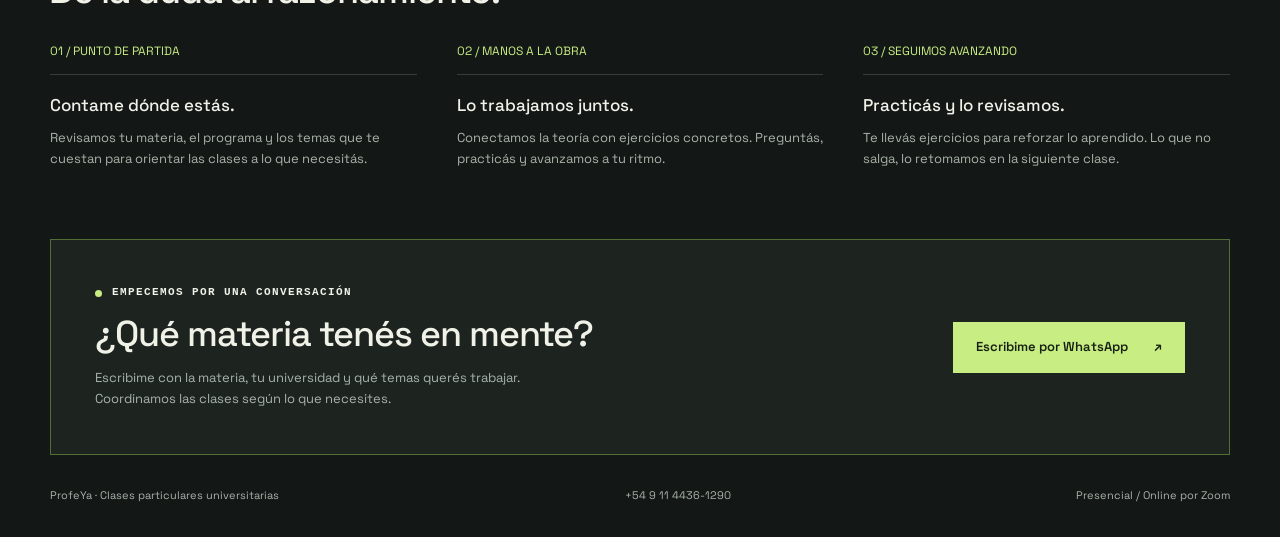
<file: disenos/laboratorio.html>
<!doctype html>
<html lang="es">
<head>
  <meta charset="utf-8">
  <meta name="viewport" content="width=device-width, initial-scale=1">
  <meta name="description" content="Clases particulares universitarias de ProfeYa. Análisis matemático, física, estadística y materias de ingeniería. Clases individuales presenciales o por Zoom.">
  <title>ProfeYa · Laboratorio</title>
  <link rel="icon" href="../favicon.svg" type="image/svg+xml">
  <link rel="stylesheet" href="propuestas.css">
</head>
<body class="laboratorio">
  <a href="#contenido" class="skip">Saltar al contenido</a>
  <header class="wrap">
    <nav class="navigation" aria-label="Navegación principal">
      <a class="logo" href="#contenido" aria-label="ProfeYa, inicio"><span class="logo-mark" aria-hidden="true">∑</span>ProfeYa<span style="color:var(--accent)">.</span></a>
      <div class="nav-links"><a href="#materias">Materias</a><a href="#metodo">Cómo son las clases</a></div>
      <a class="nav-contact" href="#contacto">Hablemos <span aria-hidden="true">↗</span></a>
    </nav>
  </header>
  <main id="contenido" class="wrap">
    <section class="hero" aria-labelledby="titulo">
      <div>
        <div class="eyebrow">ProfeYa / Ciencias + Ingeniería</div>
        <h1 id="titulo">Menos fórmulas<br>de memoria.<br><em>Más entender<br>el porqué.</em></h1>
        <p class="intro">Análisis, física, circuitos y más. Clases particulares para conectar conceptos, resolver problemas y preparar tu próximo examen.</p>
        <div class="actions"><a class="button" href="https://wa.me/5491144361290?text=Hola%2C%20quisiera%20consultar%20por%20clases%20particulares%20universitarias." target="_blank" rel="noopener">Consultar por clases <span aria-hidden="true">↗</span></a><a class="text-link" href="#materias">Explorar materias ↓</a></div>
        <p class="note">Clases individuales · Presenciales o por Zoom</p>
      </div>
      <div class="visual"><div class="terminal"><div class="card-top"><span>▸ Exploración de funciones</span><span>01 / 03</span></div><div class="formula">f(x) = x²</div><svg class="graph" viewBox="0 0 380 235" role="img" aria-label="Gráfico de la parábola f de x igual a x al cuadrado, con su vértice en el origen">
<g stroke="#394a37" stroke-width="1"><path d="M30 30H355M30 70H355M30 110H355M30 150H355M30 190H355M65 20V205M115 20V205M165 20V205M215 20V205M265 20V205M315 20V205"/></g>
<g stroke="#87997b" stroke-width="1.2"><path d="M25 190H363M190 210V15"/><path d="m358 186 5 4-5 4M186 20l4-5 4 5" fill="none"/></g>
<path d="M65 34 Q190 346 315 34" stroke="#c8ed82" stroke-width="3" fill="none"/>
<circle cx="190" cy="190" r="5" fill="#c8ed82"/>
<g fill="#acbda1" font-family="monospace" font-size="11"><text x="365" y="208">x</text><text x="202" y="20">y</text><text x="201" y="209">0</text><text x="80" y="220">−2</text><text x="286" y="220">2</text><text x="215" y="160">vértice (0, 0)</text></g>
</svg><div class="card-bottom"><span>DOMINIO: ℝ</span><span>IMAGEN: [0, +∞)</span></div></div><div class="terminal-caption"><span>CONCEPTO → PRÁCTICA → COMPRENSIÓN</span><span>[ ProfeYa ]</span></div></div>
    </section>
    <div class="strip" aria-label="Características de las clases">
      <span><i aria-hidden="true">◎</i> Un alumno por clase</span><span><i aria-hidden="true">↗</i> Teoría y práctica</span><span><i aria-hidden="true">▤</i> Ejercicios personalizados</span><span><i aria-hidden="true">↺</i> Seguimiento entre clases</span>
    </div>
    <section class="section" id="materias" aria-labelledby="titulo-materias">
      <div class="section-heading"><div><div class="eyebrow">Materias universitarias</div><h2 id="titulo-materias">Elegí qué querés resolver.</h2></div><p>Para acompañar la cursada o preparar parciales y finales.</p></div>
      <div class="subjects">
        <a class="subject" href="https://wa.me/5491144361290?text=Hola%2C%20quisiera%20consultar%20por%20clases%20de%20An%C3%A1lisis%20Matem%C3%A1tico." target="_blank" rel="noopener"><div class="subject-top" aria-hidden="true"><span>∫</span><span>↗</span></div><h3>Análisis Matemático</h3><p>Análisis I, II y III. Límites, derivadas e integrales.</p></a>
        <a class="subject" href="https://wa.me/5491144361290?text=Hola%2C%20quisiera%20consultar%20por%20clases%20de%20F%C3%ADsica%20y%20Biof%C3%ADsica." target="_blank" rel="noopener"><div class="subject-top" aria-hidden="true"><span>↗</span><span>↗</span></div><h3>Física y Biofísica</h3><p>Conceptos, modelos y resolución de ejercicios.</p></a>
        <a class="subject" href="https://wa.me/5491144361290?text=Hola%2C%20quisiera%20consultar%20por%20clases%20de%20Probabilidad%20y%20Estad%C3%ADstica." target="_blank" rel="noopener"><div class="subject-top" aria-hidden="true"><span>∑</span><span>↗</span></div><h3>Probabilidad y Estadística</h3><p>Distribuciones, probabilidades y análisis de datos.</p></a>
        <a class="subject" href="https://wa.me/5491144361290?text=Hola%2C%20quisiera%20consultar%20por%20clases%20de%20Teor%C3%ADa%20de%20Circuitos." target="_blank" rel="noopener"><div class="subject-top" aria-hidden="true"><span>⌁</span><span>↗</span></div><h3>Teoría de Circuitos</h3><p>Análisis y resolución de circuitos eléctricos.</p></a>
        <a class="subject" href="https://wa.me/5491144361290?text=Hola%2C%20quisiera%20consultar%20por%20clases%20de%20T%C3%A9cnicas%20Digitales." target="_blank" rel="noopener"><div class="subject-top" aria-hidden="true"><span>01</span><span>↗</span></div><h3>Técnicas Digitales</h3><p>Lógica, compuertas, registros y procesadores.</p></a>
        <a class="subject" href="https://wa.me/5491144361290?text=Hola%2C%20quisiera%20consultar%20por%20clases%20de%20Sistemas%20de%20Comunicaci%C3%B3n." target="_blank" rel="noopener"><div class="subject-top" aria-hidden="true"><span>⇄</span><span>↗</span></div><h3>Sistemas de Comunicación</h3><p>Comunicaciones analógicas y digitales.</p></a>
      </div>
      <p class="other-subjects">También Matemática General y Química. <a class="text-link" href="#contacto">Consultá por tu programa →</a></p>
    </section>
    <section class="section method" id="metodo" aria-labelledby="titulo-metodo">
      <div class="section-heading"><div><div class="eyebrow">Cómo son las clases</div><h2 id="titulo-metodo">De la duda al razonamiento.</h2></div></div>
      <div class="steps">
        <article><div class="step-number">01 / PUNTO DE PARTIDA</div><h3>Contame dónde estás.</h3><p>Revisamos tu materia, el programa y los temas que te cuestan para orientar las clases a lo que necesitás.</p></article>
        <article><div class="step-number">02 / MANOS A LA OBRA</div><h3>Lo trabajamos juntos.</h3><p>Conectamos la teoría con ejercicios concretos. Preguntás, practicás y avanzamos a tu ritmo.</p></article>
        <article><div class="step-number">03 / SEGUIMOS AVANZANDO</div><h3>Practicás y lo revisamos.</h3><p>Te llevás ejercicios para reforzar lo aprendido. Lo que no salga, lo retomamos en la siguiente clase.</p></article>
      </div>
    </section>
    <section class="contact" id="contacto" aria-labelledby="titulo-contacto">
      <div><div class="eyebrow">Empecemos por una conversación</div><h2 id="titulo-contacto">¿Qué materia tenés en mente?</h2><p>Escribime con la materia, tu universidad y qué temas querés trabajar. Coordinamos las clases según lo que necesites.</p></div>
      <a class="button" href="https://wa.me/5491144361290?text=Hola%2C%20me%20gustar%C3%ADa%20consultar%20por%20clases.%20Mi%20materia%20es%3A%20" target="_blank" rel="noopener">Escribime por WhatsApp <span aria-hidden="true">↗</span></a>
    </section>
  </main>
  <footer class="wrap"><span>ProfeYa · Clases particulares universitarias</span><a href="tel:+5491144361290">+54 9 11 4436-1290</a><span>Presencial / Online por Zoom</span></footer>
</body>
</html>
</file>
<file: styles.css>
/* Reset y Variables */
:root {
    --primary-color: #1d3557;   /* azul universitario */
    --primary-dark: #112233;
    --secondary-color: #e63946; /* acento sobrio */
    --text-dark: #111827;
    --text-light: #4b5563;
    --bg-light: #e5e7eb;
    --bg-white: #f9fafb;
    --border-color: #d1d5db;
    --shadow-sm: 0 1px 2px 0 rgba(15, 23, 42, 0.06);
    --shadow-md: 0 4px 6px -1px rgba(15, 23, 42, 0.08);
    --shadow-lg: 0 10px 15px -3px rgba(15, 23, 42, 0.12);
    --shadow-xl: 0 20px 25px -5px rgba(15, 23, 42, 0.16);
}

* {
    margin: 0;
    padding: 0;
    box-sizing: border-box;
}

html {
    scroll-behavior: smooth;
}

body {
    font-family: 'Source Sans 3', -apple-system, BlinkMacSystemFont, 'Segoe UI', Roboto, sans-serif;
    color: var(--text-dark);
    line-height: 1.6;
    overflow-x: hidden;
    background: var(--bg-light);
}

.container {
    max-width: 1200px;
    margin: 0 auto;
    padding: 0 20px;
}

/* Header */
.header {
    position: fixed;
    top: 0;
    left: 0;
    right: 0;
    background: rgba(249, 250, 251, 0.96);
    backdrop-filter: blur(10px);
    box-shadow: var(--shadow-sm);
    z-index: 1000;
}

.nav {
    padding: 1rem 0;
}

.nav-content {
    display: flex;
    justify-content: space-between;
    align-items: center;
}

.logo {
    font-size: 1.5rem;
    font-weight: 700;
    color: var(--primary-color);
    letter-spacing: 0.06em;
    text-transform: uppercase;
}

.nav-links {
    display: flex;
    list-style: none;
    gap: 2rem;
}

.nav-links a {
    text-decoration: none;
    color: var(--text-dark);
    font-weight: 500;
    transition: color 0.3s;
}

.nav-links a:hover {
    color: var(--primary-color);
}

.menu-toggle {
    display: none;
    flex-direction: column;
    gap: 4px;
    background: none;
    border: none;
    cursor: pointer;
    padding: 5px;
}

.menu-toggle span {
    width: 25px;
    height: 3px;
    background: var(--text-dark);
    transition: all 0.3s;
}

/* Hero Section */
.hero {
    position: relative;
    background: radial-gradient(circle at 0% 0%, #e5e7eb 0, #cbd5f5 18%, #1d3557 55%, #0b1726 100%);
    color: white;
    padding: 150px 0 100px;
    margin-top: 70px;
    overflow: hidden;
    background-size: 200% 200%;
    animation: heroGradient 14s ease-in-out infinite alternate;
}

.hero-content {
    text-align: center;
    max-width: 800px;
    margin: 0 auto;
    position: relative;
    z-index: 1;
    animation: floatUp 6s ease-in-out infinite;
}

.hero-title {
    font-size: 3.5rem;
    font-family: 'Merriweather', 'Times New Roman', serif;
    font-weight: 700;
    margin-bottom: 1rem;
    line-height: 1.2;
}

.hero-subtitle {
    font-size: 1.5rem;
    margin-bottom: 1.5rem;
    opacity: 0.95;
}

.hero-description {
    font-size: 1.1rem;
    margin-bottom: 2.5rem;
    opacity: 0.9;
    line-height: 1.8;
}

.hero-buttons {
    display: flex;
    gap: 1rem;
    justify-content: center;
    flex-wrap: wrap;
}

.btn {
    padding: 14px 32px;
    border-radius: 8px;
    text-decoration: none;
    font-weight: 600;
    transition: transform 0.2s ease, box-shadow 0.2s ease, background-color 0.2s ease, color 0.2s ease;
    display: inline-block;
    border: none;
    cursor: pointer;
    font-size: 1rem;
}

.btn-primary {
    background: var(--bg-white);
    color: var(--primary-color);
}

.btn-primary:hover {
    transform: translateY(-2px);
    box-shadow: var(--shadow-lg);
}

.btn-secondary {
    background: transparent;
    color: white;
    border: 2px solid white;
}

.btn-secondary:hover {
    background: white;
    color: var(--primary-color);
}

.btn:hover {
    transform: translateY(-2px) scale(1.02);
    box-shadow: var(--shadow-lg);
}

.btn-block {
    width: 100%;
    text-align: center;
}

.hero-wave {
    position: absolute;
    bottom: 0;
    left: 0;
    right: 0;
    height: 100px;
    color: var(--bg-light);
}

.hero-wave svg {
    width: 100%;
    height: 100%;
}

/* Section Styles */
section {
    padding: 80px 0;
}

.section-title {
    font-size: 2.5rem;
    font-family: 'Merriweather', 'Times New Roman', serif;
    font-weight: 700;
    text-align: center;
    margin-bottom: 1rem;
    color: var(--text-dark);
}

.section-subtitle {
    text-align: center;
    color: var(--text-light);
    font-size: 1.1rem;
    margin-bottom: 3rem;
}

/* Animaciones de aparición para tarjetas y features */
.materia-card,
.clase-card,
.feature-item {
    opacity: 0;
    transform: translateY(24px);
    transition: opacity 0.6s ease, transform 0.6s ease;
}

.materia-card.is-visible,
.clase-card.is-visible,
.feature-item.is-visible {
    opacity: 1;
    transform: translateY(0);
}

/* Materias Section */
.materias {
    background: var(--bg-light);
}

.materias-grid {
    display: grid;
    grid-template-columns: repeat(auto-fit, minmax(280px, 1fr));
    gap: 2rem;
}

.materia-card {
    background: var(--bg-white);
    padding: 2rem;
    border-radius: 12px;
    text-align: center;
    box-shadow: var(--shadow-md);
    transition: all 0.3s;
}

.materia-card:hover {
    transform: translateY(-5px);
    box-shadow: var(--shadow-xl);
}

.materia-icon {
    font-size: 3rem;
    margin-bottom: 1rem;
}

.materia-card h3 {
    font-size: 1.3rem;
    margin-bottom: 0.5rem;
    color: var(--text-dark);
}

.materia-card p {
    color: var(--text-light);
}

/* Clases Section */
.clases-grid {
    display: grid;
    grid-template-columns: repeat(auto-fit, minmax(250px, 1fr));
    gap: 2rem;
}

.clase-card {
    background: var(--bg-white);
    padding: 2.5rem 2rem;
    border-radius: 12px;
    box-shadow: var(--shadow-md);
    transition: all 0.3s;
    border-left: 4px solid var(--primary-color);
}

.clase-card:hover {
    transform: translateY(-5px);
    box-shadow: var(--shadow-xl);
}

.clase-number {
    font-size: 3rem;
    font-weight: 700;
    color: var(--primary-color);
    opacity: 0.2;
    margin-bottom: 1rem;
}

.clase-card h3 {
    font-size: 1.5rem;
    margin-bottom: 1rem;
    color: var(--text-dark);
}

.clase-card p {
    color: var(--text-light);
    line-height: 1.7;
}

/* Metodología Section */
.metodologia {
    background: var(--bg-light);
}

.metodologia-content {
    display: grid;
    grid-template-columns: 1fr 1fr;
    gap: 4rem;
    align-items: center;
}

.metodologia-features {
    display: flex;
    flex-direction: column;
    gap: 2rem;
}

.feature-item {
    display: flex;
    gap: 1.5rem;
    align-items: flex-start;
}

.feature-icon {
    font-size: 2.5rem;
    flex-shrink: 0;
}

.feature-content h3 {
    font-size: 1.3rem;
    margin-bottom: 0.5rem;
    color: var(--text-dark);
}

.feature-content p {
    color: var(--text-light);
    line-height: 1.7;
}

.metodologia-image {
    display: flex;
    justify-content: center;
    align-items: center;
}

.image-placeholder {
    width: 100%;
    max-width: 400px;
    height: 400px;
    background: linear-gradient(135deg, var(--primary-color), var(--secondary-color));
    border-radius: 20px;
    display: flex;
    align-items: center;
    justify-content: center;
    box-shadow: var(--shadow-xl);
}

.placeholder-content {
    text-align: center;
    color: white;
}

.placeholder-icon {
    font-size: 5rem;
    display: block;
    margin-bottom: 1rem;
}

.placeholder-content p {
    font-size: 1.3rem;
    font-weight: 600;
}

/* Contacto Section */
.whatsapp-section {
    display: flex;
    justify-content: center;
    align-items: center;
    margin-top: 3rem;
}

.whatsapp-content {
    background: var(--bg-white);
    padding: 4rem 3rem;
    border-radius: 20px;
    box-shadow: var(--shadow-xl);
    text-align: center;
    max-width: 600px;
    width: 100%;
}

.whatsapp-icon {
    font-size: 5rem;
    margin-bottom: 1.5rem;
    animation: pulse 2s infinite;
}

@keyframes heroGradient {
    0% {
        background-position: 0% 50%;
    }
    50% {
        background-position: 100% 50%;
    }
    100% {
        background-position: 0% 50%;
    }
}

@keyframes floatUp {
    0%, 100% {
        transform: translateY(0);
    }
    50% {
        transform: translateY(-12px);
    }
}

@keyframes pulse {
    0%, 100% {
        transform: scale(1);
    }
    50% {
        transform: scale(1.1);
    }
}

.whatsapp-content h3 {
    font-size: 2rem;
    margin-bottom: 1rem;
    color: var(--text-dark);
}

.whatsapp-content > p {
    font-size: 1.1rem;
    color: var(--text-light);
    margin-bottom: 2.5rem;
    line-height: 1.7;
}

.btn-whatsapp {
    background: #25D366;
    color: white;
    padding: 18px 40px;
    font-size: 1.2rem;
    border-radius: 50px;
    display: inline-flex;
    align-items: center;
    gap: 10px;
    text-decoration: none;
    font-weight: 600;
    transition: all 0.3s;
    box-shadow: 0 4px 15px rgba(37, 211, 102, 0.3);
}

.btn-whatsapp:hover {
    background: #20BA5A;
    transform: translateY(-3px);
    box-shadow: 0 6px 20px rgba(37, 211, 102, 0.4);
}

.whatsapp-btn-icon {
    font-size: 1.5rem;
}

.contact-info {
    margin-top: 2.5rem;
    padding-top: 2rem;
    border-top: 2px solid var(--border-color);
}

.contact-info p {
    color: var(--text-light);
    margin-bottom: 0.5rem;
    line-height: 1.8;
}

.contact-info strong {
    color: var(--text-dark);
}

/* Footer */
.footer {
    background: var(--text-dark);
    color: white;
    padding: 3rem 0 1.5rem;
}

.footer-content {
    display: grid;
    grid-template-columns: repeat(auto-fit, minmax(250px, 1fr));
    gap: 2rem;
    margin-bottom: 2rem;
}

.footer-section h3,
.footer-section h4 {
    margin-bottom: 1rem;
}

.footer-section ul {
    list-style: none;
}

.footer-section ul li {
    margin-bottom: 0.5rem;
}

.footer-section a {
    color: rgba(255, 255, 255, 0.8);
    text-decoration: none;
    transition: color 0.3s;
}

.footer-section a:hover {
    color: white;
}

.footer-bottom {
    text-align: center;
    padding-top: 2rem;
    border-top: 1px solid rgba(255, 255, 255, 0.1);
    color: rgba(255, 255, 255, 0.6);
}

/* Botones flotantes */
.floating-buttons {
    position: fixed;
    right: 20px;
    bottom: 20px;
    display: flex;
    flex-direction: column;
    gap: 12px;
    z-index: 1100;
}

.float-btn {
    width: 52px;
    height: 52px;
    border-radius: 999px;
    display: flex;
    align-items: center;
    justify-content: center;
    border: none;
    cursor: pointer;
    box-shadow: var(--shadow-lg);
    transition: transform 0.2s ease, box-shadow 0.2s ease, background-color 0.2s ease;
    font-size: 1.5rem;
}

.float-btn-whatsapp {
    background: #25D366;
    color: #ffffff;
    text-decoration: none;
}

.float-btn-top {
    background: var(--primary-color);
    color: #ffffff;
    display: none; /* se muestra al hacer scroll */
}

.float-btn:hover {
    transform: translateY(-2px) scale(1.04);
    box-shadow: var(--shadow-xl);
}

/* Responsive Design */
@media (max-width: 768px) {
    .nav-links {
        position: fixed;
        top: 70px;
        left: -100%;
        flex-direction: column;
        background: var(--bg-white);
        width: 100%;
        padding: 2rem;
        box-shadow: var(--shadow-lg);
        transition: left 0.3s;
        gap: 1rem;
    }

    .nav-links.active {
        left: 0;
    }

    .menu-toggle {
        display: flex;
    }

    .hero-title {
        font-size: 2.5rem;
    }

    .hero-subtitle {
        font-size: 1.2rem;
    }

    .section-title {
        font-size: 2rem;
    }

    .metodologia-content {
        grid-template-columns: 1fr;
        gap: 2rem;
    }

    .contacto-content {
        grid-template-columns: 1fr;
        gap: 2rem;
    }

    .hero-buttons {
        flex-direction: column;
    }

    .btn {
        width: 100%;
    }
}

@media (max-width: 480px) {
    .hero {
        padding: 120px 0 80px;
    }

    .hero-title {
        font-size: 2rem;
    }

    .section-title {
        font-size: 1.75rem;
    }

    .materias-grid,
    .clases-grid {
        grid-template-columns: 1fr;
    }
}
</file>
<file: disenos/propuestas.css>
@import url('https://fonts.googleapis.com/css2?family=DM+Sans:wght@400;500;600;700&family=DM+Serif+Display:ital@0;1&family=Space+Grotesk:wght@400;500;600;700&display=swap');

* { box-sizing: border-box; }
html { scroll-behavior: smooth; scroll-padding-top: 24px; }
body { margin: 0; background: var(--paper); color: var(--ink); font-family: 'DM Sans', Arial, sans-serif; line-height: 1.6; }
body.academico { --paper: #fafbf9; --ink: #142d46; --muted: #596978; --accent: #1c4a73; --line: #d7dfe4; --surface: #edf2f5; --button: #fff; }
body.cuaderno { --paper: #f6f2e8; --ink: #263e32; --muted: #626d5e; --accent: #315c44; --line: #d6d7c8; --surface: #ececde; --button: #fff; }
body.laboratorio { --paper: #131716; --ink: #f0f2e8; --muted: #a8b3a9; --accent: #c8ed82; --line: #343e36; --surface: #1d2420; --button: #172012; font-family: 'Space Grotesk', Arial, sans-serif; }
a { color: inherit; text-decoration: none; }
button, input, select { font: inherit; }
a:focus-visible, summary:focus-visible { outline: 3px solid var(--accent); outline-offset: 6px; }
.wrap { width: min(1180px, calc(100% - 80px)); margin: auto; }
.navigation { min-height: 96px; display: flex; align-items: center; gap: 40px; border-bottom: 1px solid var(--line); }
.logo { font-size: 27px; font-weight: 700; letter-spacing: -1.3px; margin-right: auto; display: flex; gap: 10px; align-items: center; }
.logo-mark { width: 28px; height: 28px; border: 1.5px solid currentColor; display: inline-flex; align-items: center; justify-content: center; font-family: Georgia, serif; font-size: 21px; border-radius: 50%; }
.nav-links { display: flex; gap: 28px; font-size: 13px; }
.nav-contact { font-size: 13px; border: 1px solid var(--line); padding: 10px 18px; border-radius: 5px; }
.nav-links a:hover, .text-link:hover { text-decoration: underline; text-underline-offset: 5px; }
.eyebrow { font-size: 11px; text-transform: uppercase; letter-spacing: 2px; font-weight: 700; display: flex; align-items: center; gap: 10px; }
.eyebrow::before { content: ''; width: 7px; height: 7px; background: var(--accent); border-radius: 50%; }
.hero { padding: 76px 0 70px; display: grid; grid-template-columns: 1.12fr 1fr; gap: 75px; align-items: center; }
h1 { font-family: 'DM Serif Display', Georgia, serif; font-size: clamp(45px, 5.7vw, 76px); line-height: 1.05; font-weight: 400; letter-spacing: -2.7px; margin: 25px 0; }
h1 em { font-weight: 400; color: var(--accent); }
.intro { color: var(--muted); font-size: 16px; max-width: 440px; margin: 0 0 28px; }
.actions { display: flex; align-items: center; gap: 26px; flex-wrap: wrap; }
.button { display: inline-flex; gap: 26px; align-items: center; justify-content: space-between; background: var(--accent); color: var(--button); border-radius: 5px; padding: 15px 23px; font-size: 13px; font-weight: 600; transition: transform .2s, opacity .2s; }
.button:hover { transform: translateY(-2px); opacity: .9; }
.text-link { font-size: 13px; }
.note { margin-top: 23px; font-size: 11px; color: var(--muted); }
.visual { position: relative; min-width: 0; }
.graph-card { padding: 28px; background: #e5ecf0; border: 1px solid #ccd8e1; border-radius: 10px; transform: rotate(-2deg); }
.card-top { display: flex; justify-content: space-between; gap: 10px; font-size: 10px; letter-spacing: 1.4px; text-transform: uppercase; }
.card-top span:last-child { opacity: .55; }
.formula { font-family: 'DM Serif Display', Georgia, serif; font-size: 30px; margin: 20px 0 0; }
.graph { width: 100%; height: auto; display: block; }
.card-bottom { border-top: 1px solid var(--line); padding-top: 15px; font-size: 11px; display: flex; justify-content: space-between; }
.floating-note { position: absolute; right: -20px; bottom: -20px; background: #fff; border: 1px solid var(--line); box-shadow: 0 12px 30px #122c4510; border-radius: 7px; padding: 17px 22px; font-size: 12px; transform: rotate(3deg); }
.floating-note b { display: block; font-size: 15px; }
.strip { display: flex; justify-content: space-between; gap: 20px; border-block: 1px solid var(--line); padding: 23px 0; color: var(--muted); font-size: 12px; }
.strip span { display: flex; gap: 12px; align-items: center; }
.strip i { color: var(--accent); font-style: normal; font-size: 18px; }
.section { padding: 70px 0; }
.section-heading { display: flex; justify-content: space-between; align-items: end; gap: 30px; margin-bottom: 30px; }
.section-heading h2, .contact h2 { font-family: 'DM Serif Display', Georgia, serif; font-size: 36px; letter-spacing: -1px; font-weight: 400; line-height: 1.15; margin: 12px 0 0; }
.section-heading p { color: var(--muted); font-size: 13px; max-width: 270px; margin: 0; }
.subjects { display: grid; grid-template-columns: repeat(3, 1fr); gap: 14px; }
.subject { border: 1px solid var(--line); border-radius: 6px; padding: 24px; transition: background .2s, transform .2s; }
.subject:hover { background: var(--surface); transform: translateY(-3px); }
.subject-top { display: flex; justify-content: space-between; color: var(--accent); font-size: 25px; }
.subject-top span:last-child { font-size: 18px; }
.subject h3 { font-size: 16px; margin: 20px 0 8px; font-weight: 600; }
.subject p { font-size: 12px; color: var(--muted); margin: 0; }
.other-subjects { font-size: 12px; color: var(--muted); margin: 23px 0 0; }
.method { border-top: 1px solid var(--line); }
.steps { display: grid; grid-template-columns: repeat(3, 1fr); gap: 40px; }
.step-number { font-size: 12px; color: var(--accent); border-bottom: 1px solid var(--line); padding-bottom: 12px; }
.steps h3 { font-size: 17px; font-weight: 500; margin-bottom: 9px; }
.steps p { color: var(--muted); font-size: 13px; margin: 0; }
.contact { background: var(--surface); padding: 44px; display: flex; align-items: center; justify-content: space-between; gap: 35px; border-radius: 8px; }
.contact p { color: var(--muted); font-size: 13px; max-width: 450px; margin-bottom: 0; }
.contact .button { flex-shrink: 0; }
footer { padding: 32px 0; display: flex; gap: 20px; justify-content: space-between; font-size: 11px; color: var(--muted); }
.skip { position: fixed; left: 16px; top: -100px; z-index: 10; padding: 12px; background: var(--paper); }
.skip:focus { top: 16px; }

/* Cuaderno: papel, composición editorial y una hoja de ejercicios. */
.cuaderno .logo { font-family: 'DM Serif Display', Georgia, serif; font-weight: 400; }
.cuaderno .logo-mark { border-radius: 3px; transform: rotate(-8deg); }
.cuaderno .hero { gap: 90px; padding-block: 65px 85px; }
.cuaderno h1 { font-size: clamp(46px, 5.9vw, 78px); }
.cuaderno h1 em { text-decoration: underline; text-decoration-color: #c3be7b; text-decoration-thickness: 3px; text-underline-offset: 8px; }
.cuaderno .button { border-radius: 30px; }
.cuaderno .nav-contact { border-radius: 30px; }
.notebook { background: #fffcf3; padding: 26px 30px 30px 45px; transform: rotate(3deg); box-shadow: 6px 9px 0 #e5e0d3; border: 1px solid #dedbcb; position: relative; background-image: linear-gradient(#84986c20 1px, transparent 1px); background-size: 100% 32px; }
.notebook::before { content: ''; position: absolute; left: 28px; top: 0; bottom: 0; border-left: 1px solid #cf9b8766; }
.tape { width: 110px; height: 30px; background: #ddd5a9b3; position: absolute; top: -16px; left: calc(50% - 55px); transform: rotate(-7deg); }
.handwriting { font-family: 'DM Serif Display', Georgia, serif; font-style: italic; }
.notebook h2 { font-size: 28px; margin: 24px 0 10px; }
.notebook .equation { font-family: Georgia, serif; font-size: 28px; margin: 20px 0; }
.notebook .working { font-size: 14px; line-height: 32px; margin: 0; }
.solution { display: inline-block; border: 2px solid #577a55; padding: 2px 19px; border-radius: 50%; margin-top: 20px; font-family: Georgia, serif; font-size: 27px; transform: rotate(-7deg); }
.scribble { text-align: right; color: #647348; font-size: 19px; margin: 24px 0 32px; }
.cuaderno .floating-note { background: #e8e8c9; right: -18px; bottom: -34px; border-radius: 0; border: 0; transform: rotate(-5deg); }
.cuaderno .strip { border-block-style: dashed; }
.cuaderno .subject { border-radius: 0; border-width: 0 0 1px; padding: 22px 12px; }
.cuaderno .subject-top { font-family: Georgia, serif; }
.cuaderno .contact { border-radius: 0; background: #e4e8d8; }

/* Laboratorio: grilla técnica, contraste y tipografía geométrica. */
.laboratorio .logo-mark { border-radius: 0; border-color: var(--accent); color: var(--accent); font-family: monospace; }
.laboratorio .hero { grid-template-columns: 1.1fr 1fr; gap: 50px; padding-block: 70px; }
.laboratorio h1 { font-family: 'Space Grotesk', Arial, sans-serif; font-weight: 500; font-size: clamp(43px, 5.2vw, 69px); letter-spacing: -3px; }
.laboratorio h1 em { font-style: normal; }
.laboratorio .button, .laboratorio .nav-contact, .laboratorio .subject, .laboratorio .contact { border-radius: 0; }
.laboratorio .eyebrow { font-family: monospace; letter-spacing: 1.4px; }
.terminal { background-color: #1c241e; background-image: linear-gradient(#a6bc8810 1px, transparent 1px), linear-gradient(90deg, #a6bc8810 1px, transparent 1px); background-size: 28px 28px; border: 1px solid #485840; padding: 22px; }
.terminal .formula { color: var(--accent); font-family: monospace; font-size: 25px; }
.terminal .card-top, .terminal .card-bottom { font-family: monospace; }
.terminal .card-top { color: var(--accent); }
.terminal .card-bottom { color: #b4c0ac; }
.terminal .graph { color: var(--accent); }
.terminal-caption { display: flex; justify-content: space-between; margin-top: 13px; font: 10px monospace; color: var(--muted); }
.laboratorio .strip { padding-block: 20px; }
.laboratorio .section-heading h2, .laboratorio .contact h2 { font-family: 'Space Grotesk', Arial, sans-serif; font-weight: 500; }
.laboratorio .subjects { gap: 0; border-top: 1px solid var(--line); border-left: 1px solid var(--line); }
.laboratorio .subject { border-top: 0; border-left: 0; }
.laboratorio .subject:hover { transform: none; }
.laboratorio .contact { border: 1px solid #536d37; }

@media(min-width:1500px) { .hero { padding-block: 95px; } }
@media(max-width:1000px) { .wrap { width: calc(100% - 48px); }.hero, .cuaderno .hero, .laboratorio .hero { gap: 40px; } .navigation { gap: 20px; }.nav-links { gap: 18px; }.floating-note { right: -8px; }.contact { padding: 32px; } }
@media(max-width:760px) {
  .wrap { width: calc(100% - 40px); }.navigation { min-height: 76px; gap: 16px; }.logo { font-size: 24px; }.nav-links { display: none; }.nav-contact { padding: 8px 12px; font-size: 12px; }
  .hero, .cuaderno .hero, .laboratorio .hero { grid-template-columns: 1fr; padding-block: 42px 55px; gap: 45px; }
  h1, .cuaderno h1, .laboratorio h1 { font-size: clamp(43px, 9vw, 65px); letter-spacing: -2px; }
  .intro { max-width: 520px; }.visual { width: min(100% - 12px, 480px); margin: auto; }.graph-card { padding: 22px; }.notebook { padding-right: 24px; }
  .strip { display: grid; grid-template-columns: 1fr 1fr; gap: 12px; font-size: 11px; }.strip span { gap: 7px; }.section { padding-block: 45px; }.section-heading { align-items: start; flex-direction: column; gap: 15px; }.section-heading h2, .contact h2 { font-size: 31px; }.section-heading p { max-width: 100%; }
  .subjects { grid-template-columns: repeat(2, 1fr); gap: 10px; }.subject { padding: 18px; }.subject h3 { font-size: 15px; }.steps { grid-template-columns: 1fr; gap: 25px; }.contact { flex-direction: column; align-items: start; padding: 27px; }footer { flex-direction: column; gap: 8px; }
}
@media(max-width:380px) { .subjects { grid-template-columns: 1fr; }.actions { gap: 18px; }.nav-contact { padding: 7px; }.logo-mark { display: none; }.floating-note { padding: 12px; }.card-top { letter-spacing: .6px; } }
@media(prefers-reduced-motion:reduce) { html { scroll-behavior: auto; }* { transition: none !important; } }
</file>
